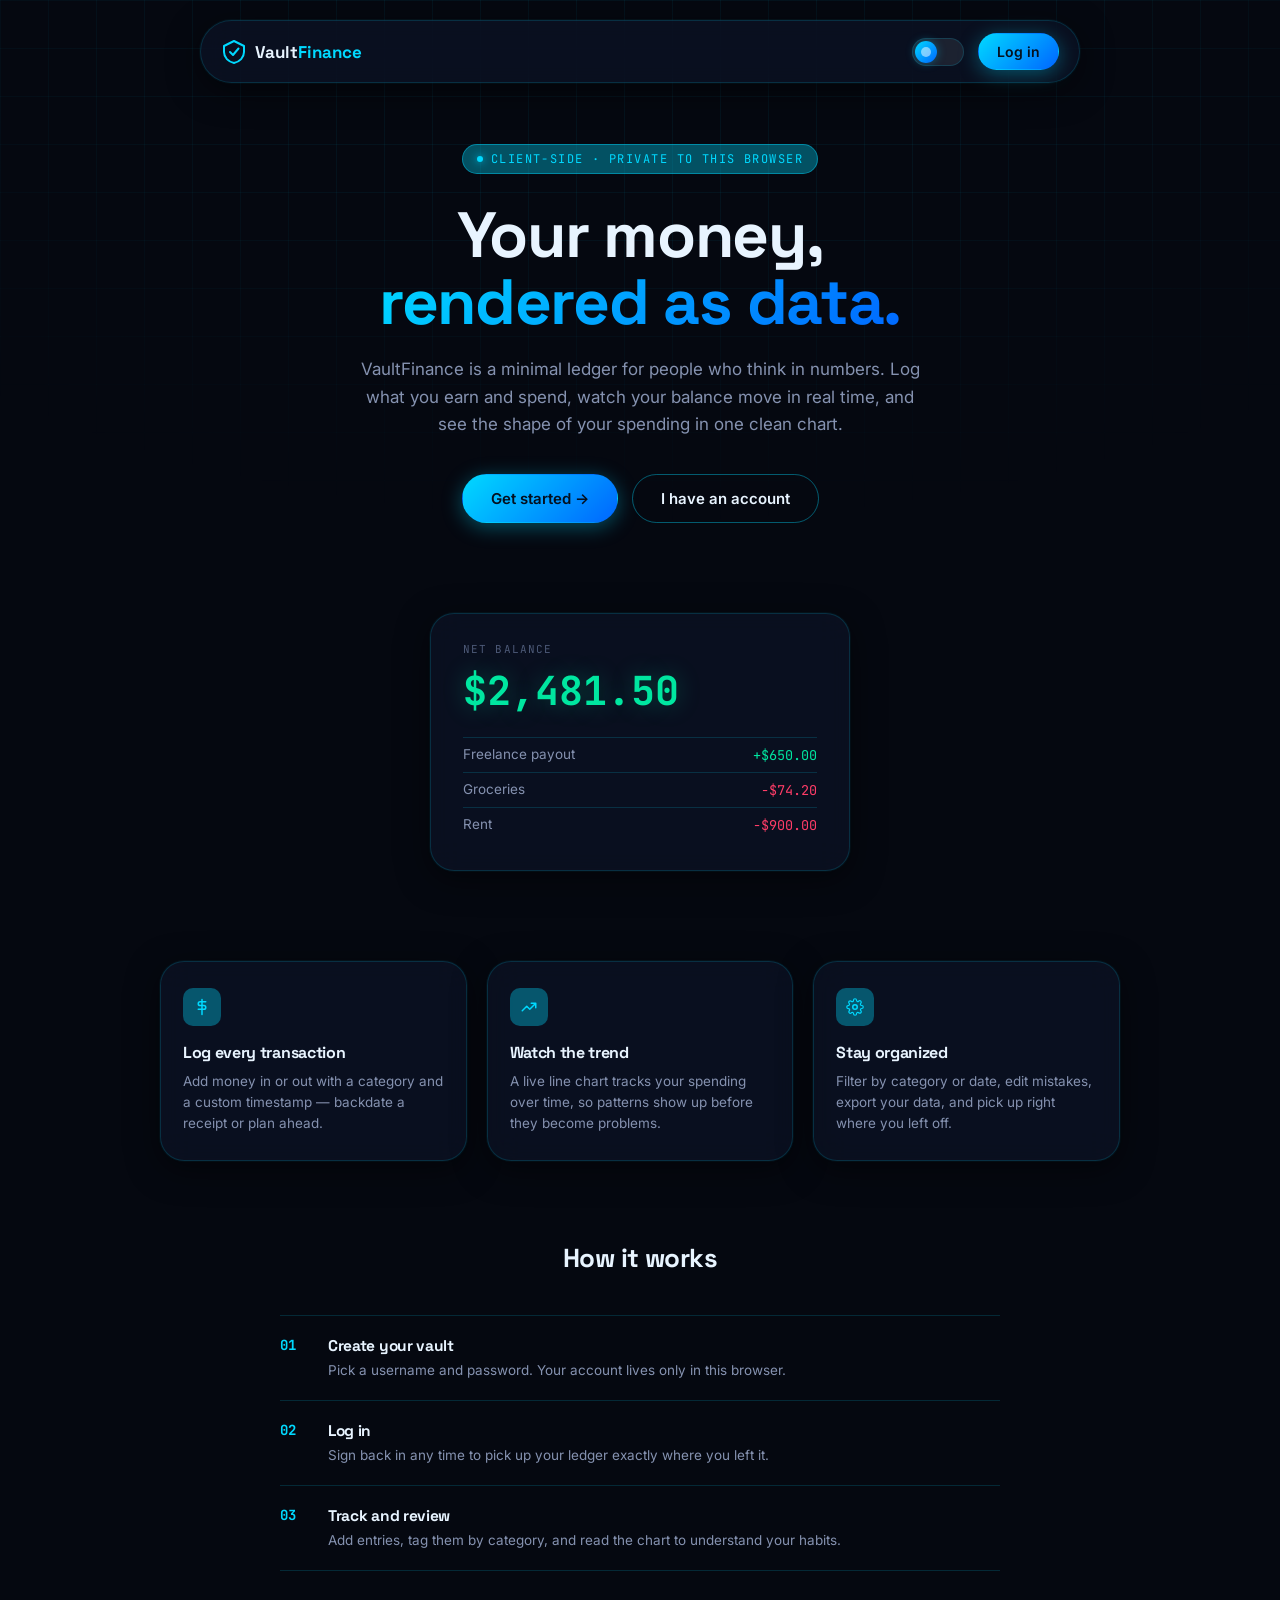
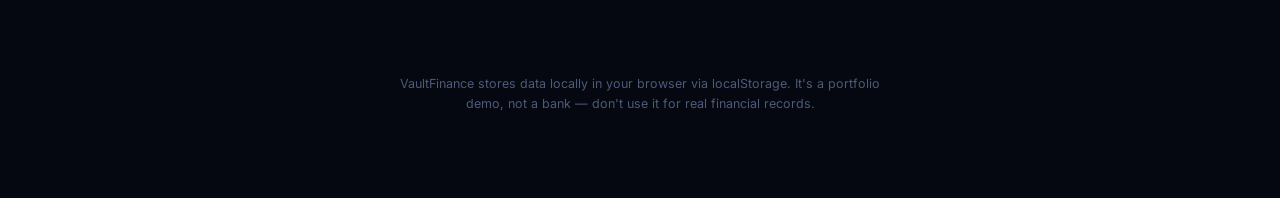
<file: index.html>
<!DOCTYPE html>
<html lang="en">
<head>
<meta charset="UTF-8">
<meta name="viewport" content="width=device-width, initial-scale=1.0">
<title>VaultFinance — Track money like it's data</title>
<link rel="stylesheet" href="assets/style.css">
<style>
  .vf-hero {
    max-width: 780px;
    text-align: center;
    padding-top: 40px;
  }

  .vf-eyebrow {
    display: inline-flex;
    align-items: center;
    gap: 8px;
    font-family: var(--font-mono);
    font-size: 12px;
    letter-spacing: 0.12em;
    text-transform: uppercase;
    color: var(--accent);
    background: var(--accent-glow);
    border: 1px solid var(--border-strong);
    padding: 6px 14px;
    border-radius: 999px;
    margin-bottom: 28px;
  }

  .vf-eyebrow-dot {
    width: 6px;
    height: 6px;
    border-radius: 50%;
    background: var(--accent);
    box-shadow: 0 0 8px var(--accent);
    animation: vf-pulse 1.8s ease-in-out infinite;
  }

  @keyframes vf-pulse {
    0%, 100% { opacity: 1; }
    50% { opacity: 0.35; }
  }

  .vf-hero h1 {
    font-size: clamp(38px, 6vw, 64px);
    line-height: 1.05;
    margin-bottom: 20px;
  }

  .vf-hero h1 .vf-grad {
    background: linear-gradient(135deg, var(--accent), var(--accent-2));
    -webkit-background-clip: text;
    background-clip: text;
    color: transparent;
  }

  .vf-hero p {
    font-size: 17px;
    color: var(--text-dim);
    line-height: 1.6;
    max-width: 560px;
    margin: 0 auto 36px;
  }

  .vf-hero-actions {
    display: flex;
    justify-content: center;
    gap: 14px;
    flex-wrap: wrap;
    margin-bottom: 90px;
  }

  /* Live readout mock — the signature element */
  .vf-readout {
    width: 100%;
    max-width: 420px;
    margin: 0 auto 90px;
    padding: 28px 32px;
    text-align: left;
  }

  .vf-readout-label {
    font-family: var(--font-mono);
    font-size: 11px;
    letter-spacing: 0.1em;
    text-transform: uppercase;
    color: var(--text-faint);
    margin-bottom: 8px;
  }

  .vf-readout-value {
    font-family: var(--font-mono);
    font-size: 40px;
    font-weight: 700;
    color: var(--emerald);
    text-shadow: 0 0 24px var(--emerald-glow);
    margin-bottom: 20px;
  }

  .vf-readout-row {
    display: flex;
    justify-content: space-between;
    padding: 8px 0;
    border-top: 1px solid var(--border);
    font-size: 13.5px;
  }

  .vf-readout-row span:first-child { color: var(--text-dim); }
  .vf-readout-row .vf-in { color: var(--emerald); font-family: var(--font-mono); }
  .vf-readout-row .vf-out { color: var(--rose); font-family: var(--font-mono); }

  /* Feature grid */
  .vf-features {
    width: 100%;
    max-width: 960px;
    display: grid;
    grid-template-columns: repeat(3, 1fr);
    gap: 20px;
    margin-bottom: 80px;
  }

  .vf-feature-card {
    padding: 26px 22px;
    text-align: left;
  }

  .vf-feature-icon {
    width: 38px;
    height: 38px;
    border-radius: 10px;
    background: var(--accent-glow);
    display: flex;
    align-items: center;
    justify-content: center;
    color: var(--accent);
    margin-bottom: 16px;
  }

  .vf-feature-card h3 {
    font-size: 16px;
    margin-bottom: 8px;
  }

  .vf-feature-card p {
    font-size: 13.5px;
    color: var(--text-dim);
    line-height: 1.55;
    margin: 0;
  }

  /* How it works */
  .vf-steps {
    width: 100%;
    max-width: 720px;
    margin-bottom: 90px;
  }

  .vf-steps h2 {
    text-align: center;
    font-size: 26px;
    margin-bottom: 40px;
  }

  .vf-step-list {
    display: flex;
    flex-direction: column;
    gap: 0;
  }

  .vf-step {
    display: flex;
    gap: 20px;
    padding: 20px 0;
    border-top: 1px solid var(--border);
  }

  .vf-step:last-child { border-bottom: 1px solid var(--border); }

  .vf-step-num {
    font-family: var(--font-mono);
    color: var(--accent);
    font-size: 14px;
    font-weight: 700;
    flex-shrink: 0;
    width: 28px;
  }

  .vf-step-body h4 {
    font-size: 15.5px;
    margin-bottom: 4px;
  }

  .vf-step-body p {
    font-size: 13.5px;
    color: var(--text-dim);
    margin: 0;
    line-height: 1.5;
  }

  .vf-footer-note {
    font-size: 12.5px;
    color: var(--text-faint);
    max-width: 480px;
    text-align: center;
    margin-bottom: 20px;
    line-height: 1.6;
  }

  @media (max-width: 760px) {
    .vf-features { grid-template-columns: 1fr; }
  }
</style>
</head>
<body>

<div id="vf-nav-root"></div>

<main class="vf-page">
  <section class="vf-hero">
    <span class="vf-eyebrow"><span class="vf-eyebrow-dot"></span> Client-side · Private to this browser</span>
    <h1>Your money,<br><span class="vf-grad">rendered as data.</span></h1>
    <p>VaultFinance is a minimal ledger for people who think in numbers. Log what you earn and spend, watch your balance move in real time, and see the shape of your spending in one clean chart.</p>
    <div class="vf-hero-actions">
      <a href="signup.html" class="vf-btn vf-btn-primary vf-btn-lg">Get started →</a>
      <a href="signin.html" class="vf-btn vf-btn-ghost vf-btn-lg">I have an account</a>
    </div>
  </section>

  <div class="vf-readout vf-panel">
    <div class="vf-readout-label">Net balance</div>
    <div class="vf-readout-value">$2,481.50</div>
    <div class="vf-readout-row"><span>Freelance payout</span><span class="vf-in">+$650.00</span></div>
    <div class="vf-readout-row"><span>Groceries</span><span class="vf-out">−$74.20</span></div>
    <div class="vf-readout-row"><span>Rent</span><span class="vf-out">−$900.00</span></div>
  </div>

  <section class="vf-features">
    <div class="vf-feature-card vf-panel">
      <div class="vf-feature-icon">
        <svg width="18" height="18" viewBox="0 0 24 24" fill="none"><path d="M12 2V22M17 5H9.5C8.11929 5 7 6.11929 7 7.5C7 8.88071 8.11929 10 9.5 10H14.5C15.8807 10 17 11.1193 17 12.5C17 13.8807 15.8807 15 14.5 15H7" stroke="currentColor" stroke-width="2" stroke-linecap="round"/></svg>
      </div>
      <h3>Log every transaction</h3>
      <p>Add money in or out with a category and a custom timestamp — backdate a receipt or plan ahead.</p>
    </div>
    <div class="vf-feature-card vf-panel">
      <div class="vf-feature-icon">
        <svg width="18" height="18" viewBox="0 0 24 24" fill="none"><path d="M3 17L9 11L13 15L21 7M21 7H15M21 7V13" stroke="currentColor" stroke-width="2" stroke-linecap="round" stroke-linejoin="round"/></svg>
      </div>
      <h3>Watch the trend</h3>
      <p>A live line chart tracks your spending over time, so patterns show up before they become problems.</p>
    </div>
    <div class="vf-feature-card vf-panel">
      <div class="vf-feature-icon">
        <svg width="18" height="18" viewBox="0 0 24 24" fill="none"><path d="M12 15C13.6569 15 15 13.6569 15 12C15 10.3431 13.6569 9 12 9C10.3431 9 9 10.3431 9 12C9 13.6569 10.3431 15 12 15Z" stroke="currentColor" stroke-width="2"/><path d="M19.4 15a1.65 1.65 0 00.33 1.82l.06.06a2 2 0 11-2.83 2.83l-.06-.06a1.65 1.65 0 00-1.82-.33 1.65 1.65 0 00-1 1.51V21a2 2 0 11-4 0v-.09A1.65 1.65 0 009.1 19.4a1.65 1.65 0 00-1.82.33l-.06.06a2 2 0 11-2.83-2.83l.06-.06a1.65 1.65 0 00.33-1.82 1.65 1.65 0 00-1.51-1H3a2 2 0 110-4h.09A1.65 1.65 0 004.6 9.1a1.65 1.65 0 00-.33-1.82l-.06-.06a2 2 0 112.83-2.83l.06.06a1.65 1.65 0 001.82.33H9a1.65 1.65 0 001-1.51V3a2 2 0 114 0v.09a1.65 1.65 0 001 1.51 1.65 1.65 0 001.82-.33l.06-.06a2 2 0 112.83 2.83l-.06.06a1.65 1.65 0 00-.33 1.82V9a1.65 1.65 0 001.51 1H21a2 2 0 110 4h-.09a1.65 1.65 0 00-1.51 1z" stroke="currentColor" stroke-width="1.6"/></svg>
      </div>
      <h3>Stay organized</h3>
      <p>Filter by category or date, edit mistakes, export your data, and pick up right where you left off.</p>
    </div>
  </section>

  <section class="vf-steps">
    <h2>How it works</h2>
    <div class="vf-step-list">
      <div class="vf-step">
        <span class="vf-step-num mono">01</span>
        <div class="vf-step-body">
          <h4>Create your vault</h4>
          <p>Pick a username and password. Your account lives only in this browser.</p>
        </div>
      </div>
      <div class="vf-step">
        <span class="vf-step-num mono">02</span>
        <div class="vf-step-body">
          <h4>Log in</h4>
          <p>Sign back in any time to pick up your ledger exactly where you left it.</p>
        </div>
      </div>
      <div class="vf-step">
        <span class="vf-step-num mono">03</span>
        <div class="vf-step-body">
          <h4>Track and review</h4>
          <p>Add entries, tag them by category, and read the chart to understand your habits.</p>
        </div>
      </div>
    </div>
  </section>

  <p class="vf-footer-note">VaultFinance stores data locally in your browser via localStorage. It's a portfolio demo, not a bank — don't use it for real financial records.</p>
</main>

<script src="assets/core.js"></script>
</body>
</html>
</file>
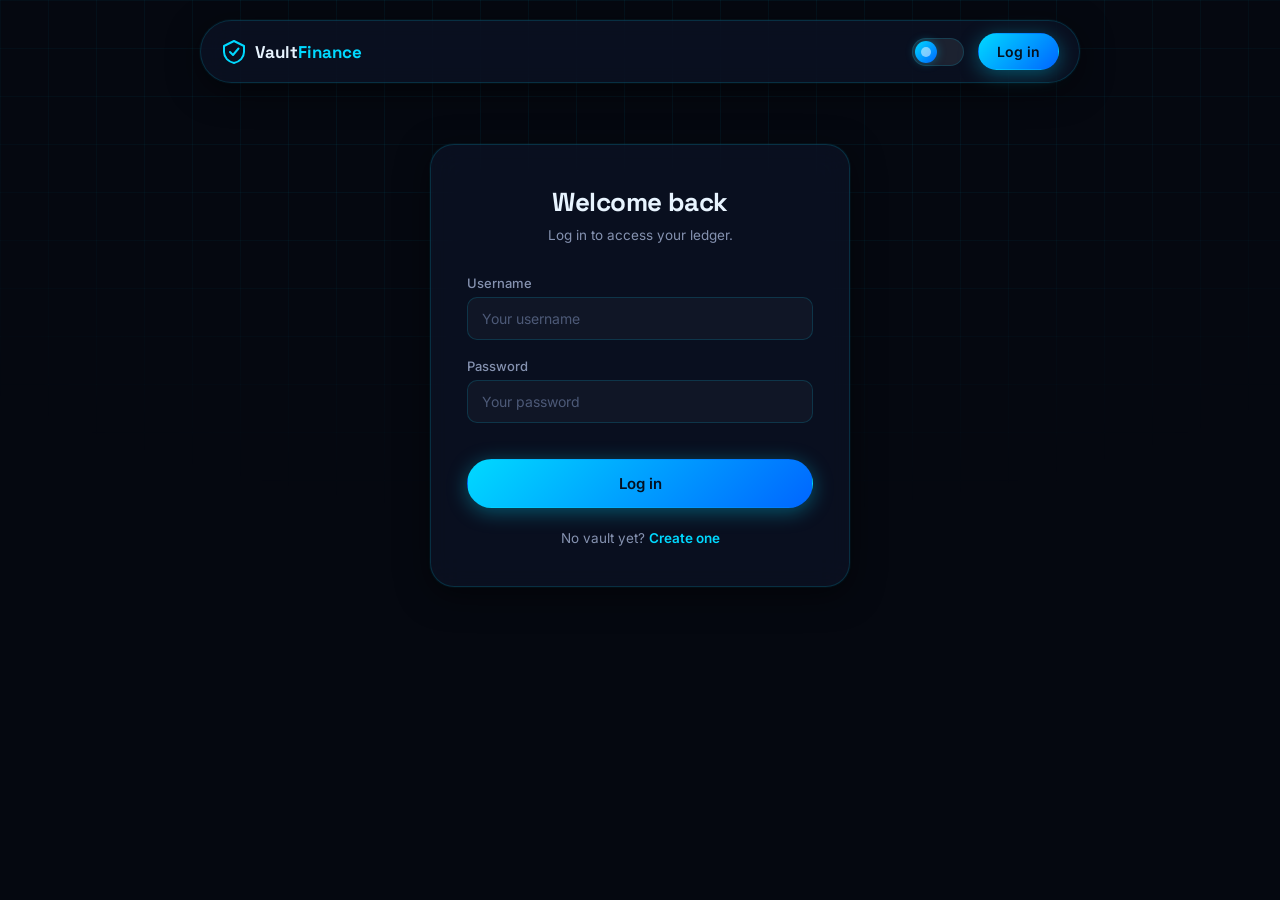
<file: app.html>
<!DOCTYPE html>
<html lang="en">
<head>
<meta charset="UTF-8">
<meta name="viewport" content="width=device-width, initial-scale=1.0">
<title>Your Ledger — VaultFinance</title>
<link rel="stylesheet" href="assets/style.css">
<style>
  .vf-app-wrap {
    width: 100%;
    max-width: 920px;
  }

  .vf-app-head {
    display: flex;
    justify-content: space-between;
    align-items: flex-end;
    margin-bottom: 28px;
    flex-wrap: wrap;
    gap: 12px;
  }

  .vf-app-head h1 { font-size: 24px; }
  .vf-app-head p { color: var(--text-dim); font-size: 13.5px; margin: 4px 0 0; }

  /* Balance readout */
  .vf-balance-panel {
    padding: 32px;
    text-align: center;
    margin-bottom: 24px;
  }

  .vf-balance-label {
    font-family: var(--font-mono);
    font-size: 11px;
    letter-spacing: 0.1em;
    text-transform: uppercase;
    color: var(--text-faint);
    margin-bottom: 10px;
  }

  .vf-balance-value {
    font-family: var(--font-mono);
    font-size: 48px;
    font-weight: 700;
    color: var(--emerald);
    text-shadow: 0 0 28px var(--emerald-glow);
    transition: color 0.3s ease;
  }

  .vf-balance-value.is-negative {
    color: var(--rose);
    text-shadow: 0 0 28px var(--rose-glow);
  }

  .vf-balance-stats {
    display: flex;
    justify-content: center;
    gap: 32px;
    margin-top: 18px;
    font-size: 13px;
  }

  .vf-balance-stats span { color: var(--text-dim); }
  .vf-balance-stats strong { font-family: var(--font-mono); display: block; font-size: 16px; margin-top: 2px; }
  .vf-stat-in strong { color: var(--emerald); }
  .vf-stat-out strong { color: var(--rose); }

  /* Two column layout: form + chart */
  .vf-grid-2 {
    display: grid;
    grid-template-columns: 1fr 1.15fr;
    gap: 20px;
    margin-bottom: 24px;
  }

  .vf-panel-pad { padding: 26px; }

  .vf-panel-pad h3 {
    font-size: 15px;
    margin-bottom: 18px;
    display: flex;
    align-items: center;
    gap: 8px;
  }

  .vf-row-2 { display: grid; grid-template-columns: 1fr 1fr; gap: 12px; }

  .vf-entry-actions { display: flex; gap: 10px; }

  #chart-canvas-wrap { position: relative; height: 220px; }

  /* History */
  .vf-history-panel { padding: 26px; }

  .vf-history-head {
    display: flex;
    justify-content: space-between;
    align-items: center;
    flex-wrap: wrap;
    gap: 12px;
    margin-bottom: 18px;
  }

  .vf-filters {
    display: flex;
    gap: 10px;
    flex-wrap: wrap;
    flex: 1;
  }

  .vf-filters .vf-input, .vf-filters .vf-select {
    padding: 9px 12px;
    font-size: 13px;
    width: auto;
  }

  #search-input { min-width: 160px; flex: 1; }

  .vf-tx-item {
    display: flex;
    justify-content: space-between;
    align-items: center;
    padding: 14px 4px;
    border-top: 1px solid var(--border);
    gap: 12px;
  }

  .vf-tx-item:first-child { border-top: none; }

  .vf-tx-left { display: flex; align-items: center; gap: 12px; min-width: 0; }

  .vf-tx-cat-dot {
    width: 8px;
    height: 8px;
    border-radius: 50%;
    flex-shrink: 0;
  }

  .vf-tx-info { min-width: 0; }
  .vf-tx-info p { margin: 0; font-size: 14.5px; font-weight: 500; white-space: nowrap; overflow: hidden; text-overflow: ellipsis; }
  .vf-tx-meta { font-size: 12px; color: var(--text-faint); margin-top: 2px; }
  .vf-tx-meta .vf-cat-tag {
    color: var(--accent);
    background: var(--accent-glow);
    padding: 1px 8px;
    border-radius: 6px;
    font-size: 11px;
    margin-right: 6px;
  }

  .vf-tx-right { display: flex; align-items: center; gap: 14px; flex-shrink: 0; }

  .vf-tx-amt { font-family: var(--font-mono); font-weight: 700; font-size: 15px; white-space: nowrap; }
  .vf-tx-amt.pos { color: var(--emerald); }
  .vf-tx-amt.neg { color: var(--rose); }

  .vf-icon-btn {
    background: none;
    border: none;
    cursor: pointer;
    color: var(--text-faint);
    padding: 4px;
    display: flex;
    border-radius: 6px;
    transition: color 0.2s ease, background-color 0.2s ease;
  }
  .vf-icon-btn:hover { color: var(--accent); background: var(--accent-glow); }
  .vf-icon-btn.vf-danger:hover { color: var(--rose); background: var(--rose-glow); }

  .vf-history-footer {
    display: flex;
    justify-content: flex-end;
    gap: 10px;
    margin-top: 18px;
    padding-top: 16px;
    border-top: 1px solid var(--border);
  }

  /* Edit modal */
  .vf-modal-overlay {
    position: fixed;
    inset: 0;
    background: rgba(2, 5, 15, 0.7);
    backdrop-filter: blur(4px);
    display: none;
    align-items: center;
    justify-content: center;
    z-index: 200;
    padding: 20px;
  }
  .vf-modal-overlay.is-open { display: flex; }

  .vf-modal {
    width: 100%;
    max-width: 400px;
    padding: 30px;
  }

  .vf-modal h3 { margin-bottom: 20px; }
  .vf-modal-actions { display: flex; gap: 10px; margin-top: 6px; }

  @media (max-width: 760px) {
    .vf-grid-2 { grid-template-columns: 1fr; }
    .vf-balance-value { font-size: 38px; }
  }
</style>
</head>
<body>

<div id="vf-nav-root"></div>

<main class="vf-page">
  <div class="vf-app-wrap">
    <div class="vf-app-head">
      <div>
        <h1 id="greeting">Your ledger</h1>
        <p>Every entry, tracked and charted in one place.</p>
      </div>
    </div>

    <!-- Balance -->
    <section class="vf-balance-panel vf-panel">
      <div class="vf-balance-label">Net balance</div>
      <div class="vf-balance-value" id="balance-value">$0.00</div>
      <div class="vf-balance-stats">
        <div class="vf-stat-in"><span>Total in</span><strong id="stat-in">$0.00</strong></div>
        <div class="vf-stat-out"><span>Total out</span><strong id="stat-out">$0.00</strong></div>
        <div><span>Entries</span><strong id="stat-count" style="color:var(--text)">0</strong></div>
      </div>
    </section>

    <div class="vf-grid-2">
      <!-- Add entry form -->
      <section class="vf-panel vf-panel-pad">
        <h3>➕ New entry</h3>
        <form id="entry-form">
          <div class="vf-field">
            <label for="tx-desc">Reason</label>
            <input type="text" id="tx-desc" class="vf-input" placeholder="Salary, rent, coffee..." required>
          </div>

          <div class="vf-row-2">
            <div class="vf-field">
              <label for="tx-amt">Amount</label>
              <input type="number" id="tx-amt" class="vf-input" placeholder="0.00" step="0.01" min="0.01" required>
            </div>
            <div class="vf-field">
              <label for="tx-cat">Category</label>
              <select id="tx-cat" class="vf-select">
                <option value="Income">Income</option>
                <option value="Food">Food</option>
                <option value="Rent">Rent</option>
                <option value="Transport">Transport</option>
                <option value="Entertainment">Entertainment</option>
                <option value="Health">Health</option>
                <option value="Other">Other</option>
              </select>
            </div>
          </div>

          <div class="vf-field">
            <label for="tx-time">Date &amp; time</label>
            <input type="datetime-local" id="tx-time" class="vf-input" required>
          </div>

          <div class="vf-error-text" id="entry-error"></div>

          <div class="vf-entry-actions">
            <button type="button" onclick="submitEntry('in')" class="vf-btn vf-btn-primary vf-btn-block" style="background: linear-gradient(135deg, var(--emerald), #00a87d); box-shadow:0 4px 20px var(--emerald-glow); color:#04140f;">Earned</button>
            <button type="button" onclick="submitEntry('out')" class="vf-btn vf-btn-block" style="background: linear-gradient(135deg, var(--rose), #c81f4d); box-shadow:0 4px 20px var(--rose-glow); color:#1a0208;">Spent</button>
          </div>
        </form>
      </section>

      <!-- Chart -->
      <section class="vf-panel vf-panel-pad">
        <h3>📈 Expenses over time</h3>
        <div id="chart-canvas-wrap">
          <canvas id="expense-chart"></canvas>
        </div>
      </section>
    </div>

    <!-- History -->
    <section class="vf-panel vf-history-panel">
      <div class="vf-history-head">
        <div class="vf-filters">
          <input type="text" id="search-input" class="vf-input" placeholder="Search transactions...">
          <select id="filter-cat" class="vf-select" style="width:auto;">
            <option value="">All categories</option>
            <option value="Income">Income</option>
            <option value="Food">Food</option>
            <option value="Rent">Rent</option>
            <option value="Transport">Transport</option>
            <option value="Entertainment">Entertainment</option>
            <option value="Health">Health</option>
            <option value="Other">Other</option>
          </select>
          <select id="filter-type" class="vf-select" style="width:auto;">
            <option value="">In & out</option>
            <option value="in">Earned only</option>
            <option value="out">Spent only</option>
          </select>
        </div>
      </div>

      <div id="tx-list"></div>

      <div class="vf-history-footer">
        <button class="vf-btn vf-btn-ghost" onclick="exportData('csv')">Export CSV</button>
        <button class="vf-btn vf-btn-ghost" onclick="exportData('json')">Export JSON</button>
      </div>
    </section>
  </div>
</main>

<!-- Edit modal -->
<div class="vf-modal-overlay" id="edit-modal-overlay">
  <div class="vf-modal vf-panel">
    <h3>Edit entry</h3>
    <form id="edit-form">
      <input type="hidden" id="edit-id">
      <div class="vf-field">
        <label for="edit-desc">Reason</label>
        <input type="text" id="edit-desc" class="vf-input" required>
      </div>
      <div class="vf-row-2">
        <div class="vf-field">
          <label for="edit-amt">Amount</label>
          <input type="number" id="edit-amt" class="vf-input" step="0.01" required>
        </div>
        <div class="vf-field">
          <label for="edit-cat">Category</label>
          <select id="edit-cat" class="vf-select">
            <option value="Income">Income</option>
            <option value="Food">Food</option>
            <option value="Rent">Rent</option>
            <option value="Transport">Transport</option>
            <option value="Entertainment">Entertainment</option>
            <option value="Health">Health</option>
            <option value="Other">Other</option>
          </select>
        </div>
      </div>
      <div class="vf-field">
        <label for="edit-time">Date &amp; time</label>
        <input type="datetime-local" id="edit-time" class="vf-input" required>
      </div>
      <div class="vf-modal-actions">
        <button type="button" class="vf-btn vf-btn-ghost vf-btn-block" onclick="closeEditModal()">Cancel</button>
        <button type="submit" class="vf-btn vf-btn-primary vf-btn-block">Save changes</button>
      </div>
    </form>
  </div>
</div>

<script src="assets/core.js"></script>
<script>
  const session = VaultAuth.requireAuth();
  let allTx = [];
  let chart = null;

  const CAT_COLORS = {
    Income: '#00e6a0', Food: '#00d9ff', Rent: '#0066ff',
    Transport: '#a06bff', Entertainment: '#ff9d3d', Health: '#ff3d68', Other: '#8592b0'
  };

  if (session) {
    document.getElementById('greeting').textContent = `${session.username}'s ledger`;
    document.getElementById('tx-time').value = toLocalInputValue(new Date());
    loadTx();
  }

  function toLocalInputValue(date) {
    const off = date.getTimezoneOffset();
    const d = new Date(date.getTime() - off * 60000);
    return d.toISOString().slice(0, 16);
  }

  function loadTx() {
    allTx = VaultData.getAll(session.username);
    renderAll();
  }

  function submitEntry(type) {
    const desc = document.getElementById('tx-desc').value.trim();
    const amt = parseFloat(document.getElementById('tx-amt').value);
    const cat = document.getElementById('tx-cat').value;
    const time = document.getElementById('tx-time').value;
    const errorEl = document.getElementById('entry-error');
    errorEl.textContent = '';

    if (!desc || !amt || amt <= 0 || !time) {
      errorEl.textContent = 'Fill in a reason, a positive amount, and a date/time.';
      return;
    }

    VaultData.add(session.username, {
      desc,
      amt: type === 'out' ? -Math.abs(amt) : Math.abs(amt),
      cat,
      ts: new Date(time).toISOString(),
    });

    document.getElementById('tx-desc').value = '';
    document.getElementById('tx-amt').value = '';
    document.getElementById('tx-time').value = toLocalInputValue(new Date());

    VaultToast.show(type === 'in' ? 'Added to your earnings.' : 'Logged as spent.', 'success');
    loadTx();
  }

  function getFiltered() {
    const q = document.getElementById('search-input').value.toLowerCase();
    const cat = document.getElementById('filter-cat').value;
    const type = document.getElementById('filter-type').value;

    return allTx.filter(t => {
      if (q && !t.desc.toLowerCase().includes(q)) return false;
      if (cat && t.cat !== cat) return false;
      if (type === 'in' && t.amt < 0) return false;
      if (type === 'out' && t.amt >= 0) return false;
      return true;
    }).sort((a, b) => new Date(b.ts) - new Date(a.ts));
  }

  function renderAll() {
    renderBalance();
    renderList();
    renderChart();
  }

  function renderBalance() {
    let total = 0, totalIn = 0, totalOut = 0;
    allTx.forEach(t => {
      total += t.amt;
      if (t.amt > 0) totalIn += t.amt; else totalOut += Math.abs(t.amt);
    });
    const balEl = document.getElementById('balance-value');
    balEl.textContent = `$${total.toFixed(2)}`;
    balEl.classList.toggle('is-negative', total < 0);
    document.getElementById('stat-in').textContent = `$${totalIn.toFixed(2)}`;
    document.getElementById('stat-out').textContent = `$${totalOut.toFixed(2)}`;
    document.getElementById('stat-count').textContent = allTx.length;
  }

  function renderList() {
    const list = document.getElementById('tx-list');
    const filtered = getFiltered();

    if (allTx.length === 0) {
      list.innerHTML = `
        <div class="vf-empty">
          <div class="vf-empty-icon">🗃️</div>
          <h4>No entries yet</h4>
          <p>Add your first transaction above to start your ledger.</p>
        </div>`;
      return;
    }

    if (filtered.length === 0) {
      list.innerHTML = `
        <div class="vf-empty">
          <div class="vf-empty-icon">🔍</div>
          <h4>No matches</h4>
          <p>Try a different search term or clear your filters.</p>
        </div>`;
      return;
    }

    list.innerHTML = filtered.map(t => {
      const isPos = t.amt > 0;
      const dateStr = new Date(t.ts).toLocaleString(undefined, { dateStyle: 'medium', timeStyle: 'short' });
      return `
        <div class="vf-tx-item">
          <div class="vf-tx-left">
            <span class="vf-tx-cat-dot" style="background:${CAT_COLORS[t.cat] || '#8592b0'}"></span>
            <div class="vf-tx-info">
              <p>${escapeHtml(t.desc)}</p>
              <div class="vf-tx-meta"><span class="vf-cat-tag">${t.cat}</span>${dateStr}</div>
            </div>
          </div>
          <div class="vf-tx-right">
            <span class="vf-tx-amt ${isPos ? 'pos' : 'neg'}">${isPos ? '+' : '−'}$${Math.abs(t.amt).toFixed(2)}</span>
            <button class="vf-icon-btn" onclick="openEditModal('${t.id}')" aria-label="Edit entry" title="Edit">
              <svg width="16" height="16" viewBox="0 0 24 24" fill="none"><path d="M17 3a2.83 2.83 0 114 4L7.5 20.5 2 22l1.5-5.5L17 3z" stroke="currentColor" stroke-width="2" stroke-linecap="round" stroke-linejoin="round"/></svg>
            </button>
            <button class="vf-icon-btn vf-danger" onclick="deleteTx('${t.id}')" aria-label="Delete entry" title="Delete">
              <svg width="16" height="16" viewBox="0 0 24 24" fill="none"><path d="M3 6h18M8 6V4a2 2 0 012-2h4a2 2 0 012 2v2m3 0v14a2 2 0 01-2 2H7a2 2 0 01-2-2V6h14z" stroke="currentColor" stroke-width="2" stroke-linecap="round" stroke-linejoin="round"/></svg>
            </button>
          </div>
        </div>`;
    }).join('');
  }

  function escapeHtml(str) {
    const div = document.createElement('div');
    div.textContent = str;
    return div.innerHTML;
  }

  function deleteTx(id) {
    if (!confirm('Delete this entry? This cannot be undone.')) return;
    allTx = VaultData.remove(session.username, id);
    VaultToast.show('Entry deleted.', 'info');
    renderAll();
  }

  function openEditModal(id) {
    const tx = allTx.find(t => t.id === id);
    if (!tx) return;
    document.getElementById('edit-id').value = tx.id;
    document.getElementById('edit-desc').value = tx.desc;
    document.getElementById('edit-amt').value = Math.abs(tx.amt);
    document.getElementById('edit-cat').value = tx.cat;
    document.getElementById('edit-time').value = toLocalInputValue(new Date(tx.ts));
    document.getElementById('edit-modal-overlay').classList.add('is-open');
    document.getElementById('edit-modal-overlay').dataset.wasNegative = tx.amt < 0;
  }

  function closeEditModal() {
    document.getElementById('edit-modal-overlay').classList.remove('is-open');
  }

  document.getElementById('edit-form').addEventListener('submit', (e) => {
    e.preventDefault();
    const id = document.getElementById('edit-id').value;
    const wasNegative = document.getElementById('edit-modal-overlay').dataset.wasNegative === 'true';
    const amt = parseFloat(document.getElementById('edit-amt').value);

    allTx = VaultData.update(session.username, id, {
      desc: document.getElementById('edit-desc').value.trim(),
      amt: wasNegative ? -Math.abs(amt) : Math.abs(amt),
      cat: document.getElementById('edit-cat').value,
      ts: new Date(document.getElementById('edit-time').value).toISOString(),
    });

    closeEditModal();
    VaultToast.show('Entry updated.', 'success');
    renderAll();
  });

  ['search-input', 'filter-cat', 'filter-type'].forEach(id => {
    document.getElementById(id).addEventListener('input', renderList);
  });

  function exportData(format) {
    if (allTx.length === 0) {
      VaultToast.show('Nothing to export yet.', 'error');
      return;
    }
    let content, mime, filename;
    if (format === 'json') {
      content = JSON.stringify(allTx, null, 2);
      mime = 'application/json';
      filename = 'vaultfinance-export.json';
    } else {
      const header = 'Description,Amount,Category,DateTime\n';
      const rows = allTx.map(t => `"${t.desc.replace(/"/g, '""')}",${t.amt},${t.cat},${t.ts}`).join('\n');
      content = header + rows;
      mime = 'text/csv';
      filename = 'vaultfinance-export.csv';
    }
    const blob = new Blob([content], { type: mime });
    const url = URL.createObjectURL(blob);
    const a = document.createElement('a');
    a.href = url;
    a.download = filename;
    a.click();
    URL.revokeObjectURL(url);
    VaultToast.show(`Exported as ${format.toUpperCase()}.`, 'success');
  }

  /* ---- Lightweight canvas line chart (no external dependency) ---- */
  function renderChart() {
    const canvas = document.getElementById('expense-chart');
    const wrap = document.getElementById('chart-canvas-wrap');
    const ctx = canvas.getContext('2d');
    const dpr = window.devicePixelRatio || 1;
    const w = wrap.clientWidth, h = wrap.clientHeight;
    canvas.width = w * dpr;
    canvas.height = h * dpr;
    canvas.style.width = w + 'px';
    canvas.style.height = h + 'px';
    ctx.scale(dpr, dpr);
    ctx.clearRect(0, 0, w, h);

    const expenses = allTx.filter(t => t.amt < 0).sort((a, b) => new Date(a.ts) - new Date(b.ts));

    const styles = getComputedStyle(document.documentElement);
    const rose = styles.getPropertyValue('--rose').trim() || '#ff3d68';
    const textFaint = styles.getPropertyValue('--text-faint').trim() || '#4d5a78';
    const border = styles.getPropertyValue('--border').trim();

    if (expenses.length < 2) {
      ctx.fillStyle = textFaint;
      ctx.font = '13px Inter, sans-serif';
      ctx.textAlign = 'center';
      ctx.fillText('Add at least 2 expenses to see a trend', w / 2, h / 2);
      return;
    }

    // cumulative spend over time
    let running = 0;
    const points = expenses.map(t => {
      running += Math.abs(t.amt);
      return { x: new Date(t.ts).getTime(), y: running };
    });

    const padding = { top: 16, right: 16, bottom: 28, left: 50 };
    const chartW = w - padding.left - padding.right;
    const chartH = h - padding.top - padding.bottom;

    const minX = points[0].x, maxX = points[points.length - 1].x;
    const maxY = Math.max(...points.map(p => p.y));

    const xScale = (x) => padding.left + ((x - minX) / (maxX - minX || 1)) * chartW;
    const yScale = (y) => padding.top + chartH - (y / (maxY || 1)) * chartH;

    // gridlines
    ctx.strokeStyle = border;
    ctx.lineWidth = 1;
    for (let i = 0; i <= 3; i++) {
      const y = padding.top + (chartH / 3) * i;
      ctx.beginPath();
      ctx.moveTo(padding.left, y);
      ctx.lineTo(w - padding.right, y);
      ctx.stroke();
    }

    // y-axis labels
    ctx.fillStyle = textFaint;
    ctx.font = '11px JetBrains Mono, monospace';
    ctx.textAlign = 'right';
    for (let i = 0; i <= 3; i++) {
      const val = maxY - (maxY / 3) * i;
      const y = padding.top + (chartH / 3) * i;
      ctx.fillText('$' + val.toFixed(0), padding.left - 10, y + 4);
    }

    // line
    ctx.beginPath();
    points.forEach((p, i) => {
      const x = xScale(p.x), y = yScale(p.y);
      if (i === 0) ctx.moveTo(x, y); else ctx.lineTo(x, y);
    });
    ctx.strokeStyle = rose;
    ctx.lineWidth = 2.5;
    ctx.lineJoin = 'round';
    ctx.stroke();

    // gradient fill under line
    const grad = ctx.createLinearGradient(0, padding.top, 0, padding.top + chartH);
    grad.addColorStop(0, rose + '55');
    grad.addColorStop(1, rose + '00');
    ctx.lineTo(xScale(points[points.length - 1].x), padding.top + chartH);
    ctx.lineTo(xScale(points[0].x), padding.top + chartH);
    ctx.closePath();
    ctx.fillStyle = grad;
    ctx.fill();

    // points
    points.forEach(p => {
      ctx.beginPath();
      ctx.arc(xScale(p.x), yScale(p.y), 3, 0, Math.PI * 2);
      ctx.fillStyle = rose;
      ctx.fill();
    });

    // x-axis labels (first / last date)
    ctx.fillStyle = textFaint;
    ctx.font = '11px Inter, sans-serif';
    ctx.textAlign = 'left';
    ctx.fillText(new Date(minX).toLocaleDateString(undefined, { month: 'short', day: 'numeric' }), padding.left, h - 8);
    ctx.textAlign = 'right';
    ctx.fillText(new Date(maxX).toLocaleDateString(undefined, { month: 'short', day: 'numeric' }), w - padding.right, h - 8);
  }

  window.addEventListener('resize', () => renderChart());

  // Re-render chart when theme toggles (colors depend on CSS vars)
  const themeObserver = new MutationObserver(() => renderChart());
  themeObserver.observe(document.documentElement, { attributes: true, attributeFilter: ['data-theme'] });
</script>
</body>
</html>
</file>
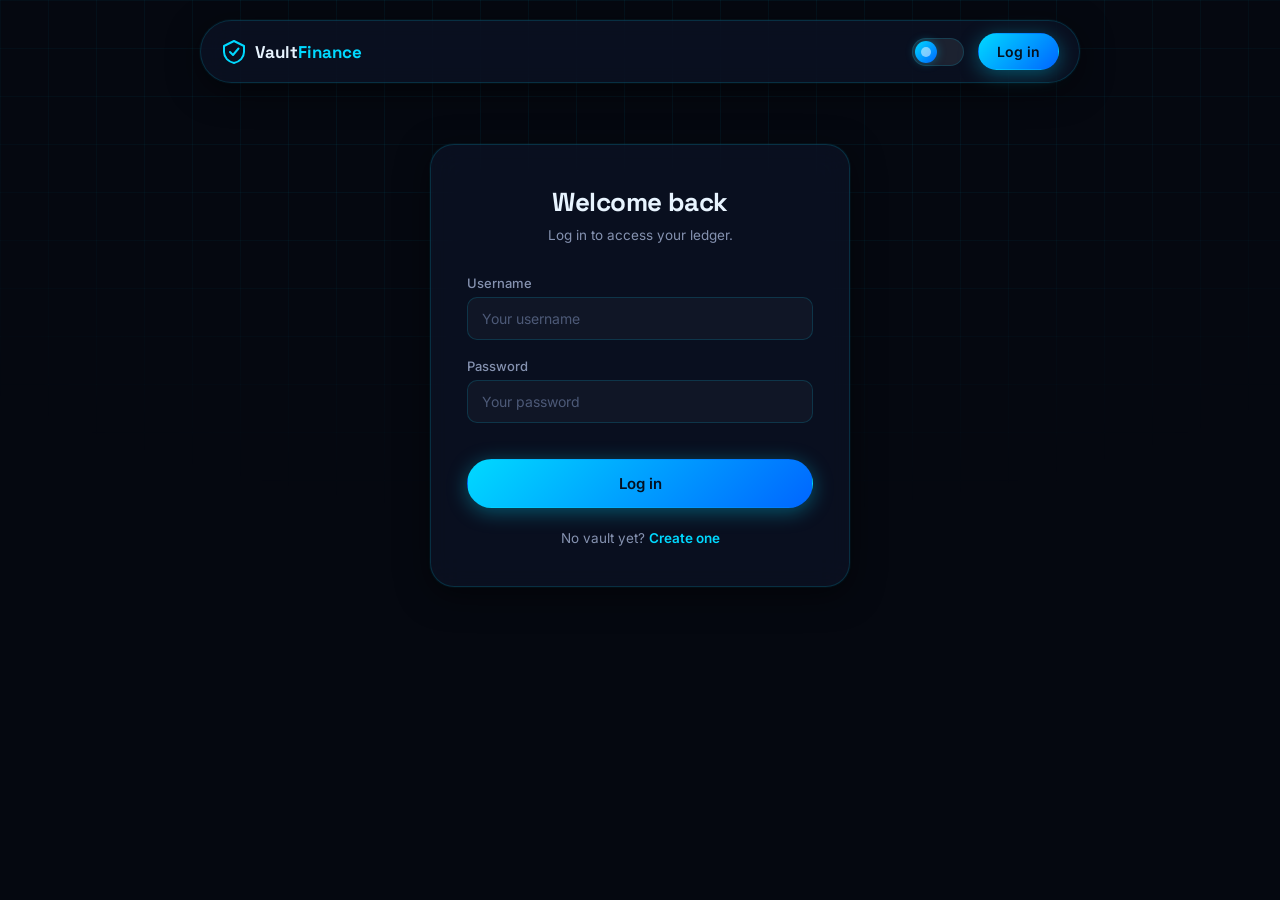
<file: signin.html>
<!DOCTYPE html>
<html lang="en">
<head>
<meta charset="UTF-8">
<meta name="viewport" content="width=device-width, initial-scale=1.0">
<title>Log in — VaultFinance</title>
<link rel="stylesheet" href="assets/style.css">
<style>
  .vf-auth-wrap {
    width: 100%;
    max-width: 420px;
    padding-top: 40px;
  }

  .vf-auth-card { padding: 40px 36px; }
  .vf-auth-head { text-align: center; margin-bottom: 32px; }
  .vf-auth-head h1 { font-size: 26px; margin-bottom: 8px; }
  .vf-auth-head p { font-size: 13.5px; color: var(--text-dim); margin: 0; }

  .vf-auth-switch {
    text-align: center;
    margin-top: 22px;
    font-size: 13.5px;
    color: var(--text-dim);
  }

  .vf-auth-switch a { color: var(--accent); font-weight: 600; }
  .vf-auth-switch a:hover { text-decoration: underline; }
</style>
</head>
<body>

<div id="vf-nav-root"></div>

<main class="vf-page">
  <div class="vf-auth-wrap">
    <div class="vf-auth-card vf-panel">
      <div class="vf-auth-head">
        <h1>Welcome back</h1>
        <p>Log in to access your ledger.</p>
      </div>

      <form id="signin-form" novalidate>
        <div class="vf-field">
          <label for="si-username">Username</label>
          <input type="text" id="si-username" class="vf-input" placeholder="Your username" autocomplete="username" required>
        </div>

        <div class="vf-field">
          <label for="si-password">Password</label>
          <input type="password" id="si-password" class="vf-input" placeholder="Your password" autocomplete="current-password" required>
        </div>

        <div class="vf-error-text" id="signin-error"></div>

        <button type="submit" class="vf-btn vf-btn-primary vf-btn-block vf-btn-lg">Log in</button>
      </form>

      <div class="vf-auth-switch">
        No vault yet? <a href="signup.html">Create one</a>
      </div>
    </div>
  </div>
</main>

<script src="assets/core.js"></script>
<script>
  document.getElementById('signin-form').addEventListener('submit', (e) => {
    e.preventDefault();
    const username = document.getElementById('si-username').value;
    const password = document.getElementById('si-password').value;
    const errorEl = document.getElementById('signin-error');
    errorEl.textContent = '';

    const result = VaultAuth.logIn(username, password);
    if (!result.ok) {
      errorEl.textContent = result.error;
      return;
    }

    VaultToast.show(`Welcome back, ${username}.`, 'success');
    setTimeout(() => (window.location.href = 'app.html'), 700);
  });
</script>
</body>
</html>
</file>
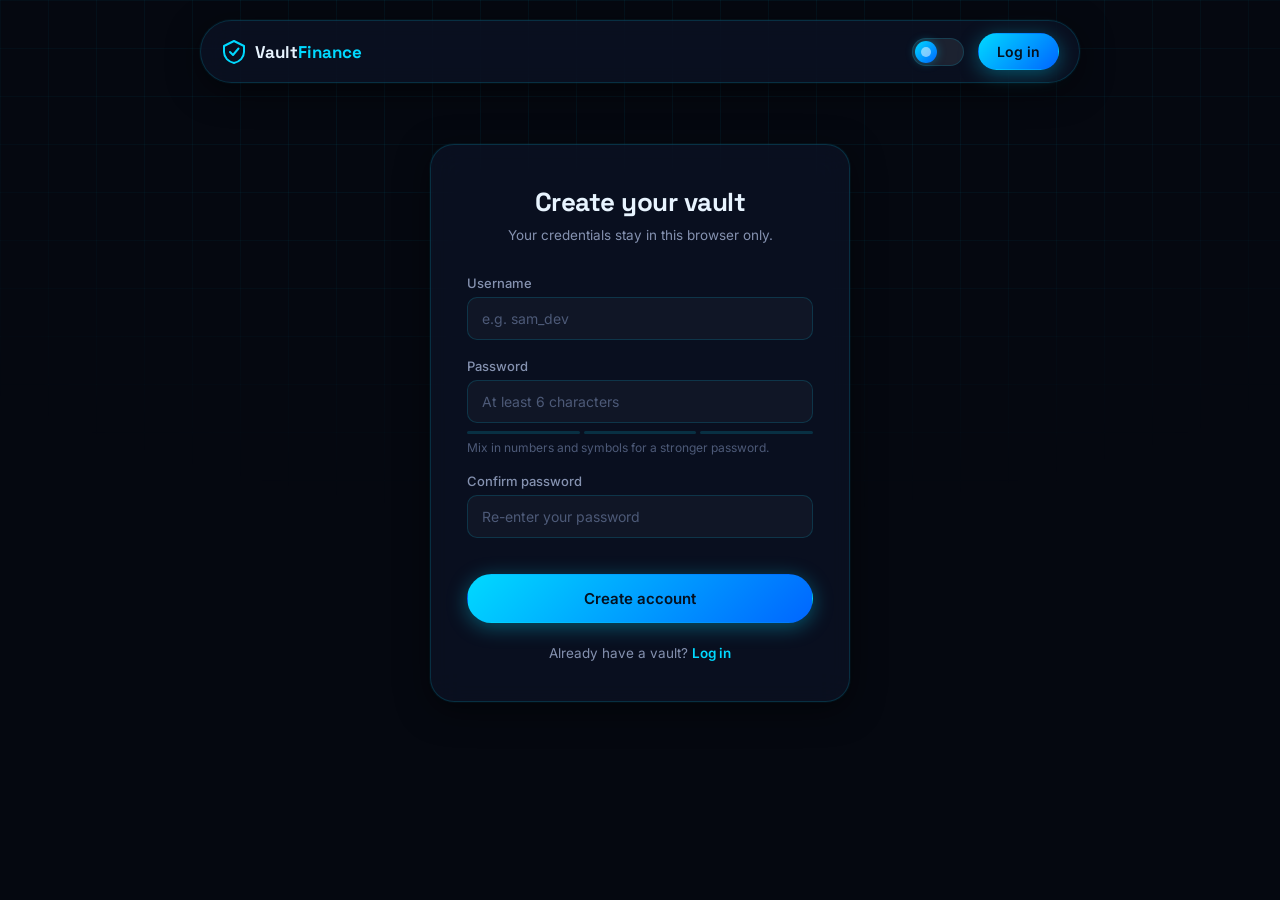
<file: signup.html>
<!DOCTYPE html>
<html lang="en">
<head>
<meta charset="UTF-8">
<meta name="viewport" content="width=device-width, initial-scale=1.0">
<title>Create your vault — VaultFinance</title>
<link rel="stylesheet" href="assets/style.css">
<style>
  .vf-auth-wrap {
    width: 100%;
    max-width: 420px;
    padding-top: 40px;
  }

  .vf-auth-card { padding: 40px 36px; }

  .vf-auth-head { text-align: center; margin-bottom: 32px; }

  .vf-auth-head h1 { font-size: 26px; margin-bottom: 8px; }
  .vf-auth-head p { font-size: 13.5px; color: var(--text-dim); margin: 0; }

  .vf-auth-switch {
    text-align: center;
    margin-top: 22px;
    font-size: 13.5px;
    color: var(--text-dim);
  }

  .vf-auth-switch a { color: var(--accent); font-weight: 600; }
  .vf-auth-switch a:hover { text-decoration: underline; }

  .vf-strength {
    display: flex;
    gap: 4px;
    margin-top: 8px;
  }

  .vf-strength-bar {
    height: 3px;
    flex: 1;
    border-radius: 2px;
    background: var(--border);
    transition: background-color 0.25s ease;
  }

  .vf-strength-hint {
    font-size: 12px;
    color: var(--text-faint);
    margin-top: 6px;
  }
</style>
</head>
<body>

<div id="vf-nav-root"></div>

<main class="vf-page">
  <div class="vf-auth-wrap">
    <div class="vf-auth-card vf-panel">
      <div class="vf-auth-head">
        <h1>Create your vault</h1>
        <p>Your credentials stay in this browser only.</p>
      </div>

      <form id="signup-form" novalidate>
        <div class="vf-field">
          <label for="su-username">Username</label>
          <input type="text" id="su-username" class="vf-input" placeholder="e.g. sam_dev" autocomplete="username" required>
        </div>

        <div class="vf-field">
          <label for="su-password">Password</label>
          <input type="password" id="su-password" class="vf-input" placeholder="At least 6 characters" autocomplete="new-password" required>
          <div class="vf-strength" id="strength-bars">
            <div class="vf-strength-bar"></div>
            <div class="vf-strength-bar"></div>
            <div class="vf-strength-bar"></div>
          </div>
          <div class="vf-strength-hint" id="strength-hint">Mix in numbers and symbols for a stronger password.</div>
        </div>

        <div class="vf-field">
          <label for="su-confirm">Confirm password</label>
          <input type="password" id="su-confirm" class="vf-input" placeholder="Re-enter your password" autocomplete="new-password" required>
        </div>

        <div class="vf-error-text" id="signup-error"></div>

        <button type="submit" class="vf-btn vf-btn-primary vf-btn-block vf-btn-lg">Create account</button>
      </form>

      <div class="vf-auth-switch">
        Already have a vault? <a href="signin.html">Log in</a>
      </div>
    </div>
  </div>
</main>

<script src="assets/core.js"></script>
<script>
  const passwordInput = document.getElementById('su-password');
  const bars = document.querySelectorAll('.vf-strength-bar');
  const hint = document.getElementById('strength-hint');

  function scorePassword(pw) {
    let score = 0;
    if (pw.length >= 6) score++;
    if (pw.length >= 10) score++;
    if (/[0-9]/.test(pw) && /[^a-zA-Z0-9]/.test(pw)) score++;
    return score;
  }

  passwordInput.addEventListener('input', () => {
    const score = scorePassword(passwordInput.value);
    const colors = ['var(--rose)', 'var(--accent)', 'var(--emerald)'];
    const labels = ['Weak — add length or symbols', 'Decent — a symbol or number helps', 'Strong password'];
    bars.forEach((bar, i) => {
      bar.style.background = i < score ? colors[Math.max(score - 1, 0)] : 'var(--border)';
    });
    hint.textContent = passwordInput.value ? labels[Math.max(score - 1, 0)] : 'Mix in numbers and symbols for a stronger password.';
  });

  document.getElementById('signup-form').addEventListener('submit', (e) => {
    e.preventDefault();
    const username = document.getElementById('su-username').value;
    const password = document.getElementById('su-password').value;
    const confirm = document.getElementById('su-confirm').value;
    const errorEl = document.getElementById('signup-error');
    errorEl.textContent = '';

    if (password !== confirm) {
      errorEl.textContent = 'Passwords do not match.';
      return;
    }

    const result = VaultAuth.signUp(username, password);
    if (!result.ok) {
      errorEl.textContent = result.error;
      return;
    }

    VaultToast.show('Vault created. Log in to continue.', 'success');
    setTimeout(() => (window.location.href = 'signin.html'), 900);
  });
</script>
</body>
</html>
</file>
<file: assets/style.css>
/* =========================================================================
   VAULTFINANCE — DESIGN SYSTEM
   Cyberpunk minimalist. Blue + black core, electric cyan signature accent.
   ========================================================================= */

@import url('https://fonts.googleapis.com/css2?family=Space+Grotesk:wght@500;600;700&family=Inter:wght@400;500;600&family=JetBrains+Mono:wght@400;500;700&display=swap');

:root {
  /* --- DARK THEME (default) --- */
  --bg: #050810;
  --bg-elevated: #0a0f1e;
  --panel: rgba(15, 22, 42, 0.55);
  --panel-solid: #0d1426;
  --border: rgba(0, 217, 255, 0.16);
  --border-strong: rgba(0, 217, 255, 0.4);
  --text: #e8f4ff;
  --text-dim: #8592b0;
  --text-faint: #4d5a78;

  --accent: #00d9ff;
  --accent-2: #0066ff;
  --accent-glow: rgba(0, 217, 255, 0.35);
  --rose: #ff3d68;
  --rose-glow: rgba(255, 61, 104, 0.35);
  --emerald: #00e6a0;
  --emerald-glow: rgba(0, 230, 160, 0.3);

  --shadow-float: 0 8px 32px rgba(0, 0, 0, 0.5), 0 0 0 1px rgba(0, 217, 255, 0.06);
  --radius: 16px;
  --radius-lg: 24px;

  --font-display: 'Space Grotesk', sans-serif;
  --font-body: 'Inter', sans-serif;
  --font-mono: 'JetBrains Mono', monospace;

  color-scheme: dark;
}

:root[data-theme="light"] {
  --bg: #eef2fb;
  --bg-elevated: #ffffff;
  --panel: rgba(255, 255, 255, 0.65);
  --panel-solid: #ffffff;
  --border: rgba(0, 102, 255, 0.16);
  --border-strong: rgba(0, 102, 255, 0.35);
  --text: #0b1330;
  --text-dim: #4b5875;
  --text-faint: #8a93ab;

  --accent: #0066ff;
  --accent-2: #00a8e8;
  --accent-glow: rgba(0, 102, 255, 0.22);
  --rose: #e0264f;
  --rose-glow: rgba(224, 38, 79, 0.2);
  --emerald: #00b287;
  --emerald-glow: rgba(0, 178, 135, 0.2);

  --shadow-float: 0 8px 32px rgba(20, 40, 90, 0.12), 0 0 0 1px rgba(0, 102, 255, 0.08);
  color-scheme: light;
}

* { box-sizing: border-box; }

html {
  scroll-behavior: smooth;
}

body {
  margin: 0;
  min-height: 100vh;
  background: var(--bg);
  color: var(--text);
  font-family: var(--font-body);
  transition: background-color 0.4s ease, color 0.4s ease;
  position: relative;
  overflow-x: hidden;
}

/* Ambient cyberpunk grid backdrop */
body::before {
  content: "";
  position: fixed;
  inset: 0;
  background-image:
    linear-gradient(var(--border) 1px, transparent 1px),
    linear-gradient(90deg, var(--border) 1px, transparent 1px);
  background-size: 48px 48px;
  opacity: 0.35;
  mask-image: radial-gradient(ellipse 80% 60% at 50% 0%, black 40%, transparent 100%);
  pointer-events: none;
  z-index: 0;
  transition: opacity 0.4s ease;
}

:root[data-theme="light"] body::before {
  opacity: 0.5;
}

h1, h2, h3, h4 {
  font-family: var(--font-display);
  letter-spacing: -0.02em;
  margin: 0;
}

.mono { font-family: var(--font-mono); }

a { color: inherit; text-decoration: none; }

::selection {
  background: var(--accent-glow);
  color: var(--text);
}

/* focus visibility, kept even amid the glow aesthetic */
a:focus-visible, button:focus-visible, input:focus-visible, select:focus-visible {
  outline: 2px solid var(--accent);
  outline-offset: 2px;
}

@media (prefers-reduced-motion: reduce) {
  *, *::before, *::after {
    animation-duration: 0.001ms !important;
    transition-duration: 0.001ms !important;
  }
}

/* -------------------------------------------------------------------------
   LAYOUT SHELL
   ------------------------------------------------------------------------- */
.vf-page {
  position: relative;
  z-index: 1;
  min-height: 100vh;
  padding: 104px 20px 64px;
  display: flex;
  flex-direction: column;
  align-items: center;
}

/* -------------------------------------------------------------------------
   FLOATING NAV BAR
   ------------------------------------------------------------------------- */
#vf-nav-root {
  position: fixed;
  top: 20px;
  left: 0;
  right: 0;
  z-index: 100;
  display: flex;
  justify-content: center;
  padding: 0 16px;
}

.vf-nav {
  width: 100%;
  max-width: 880px;
  display: flex;
  align-items: center;
  justify-content: space-between;
  padding: 12px 20px;
  border-radius: 999px;
  background: var(--panel);
  backdrop-filter: blur(16px) saturate(140%);
  -webkit-backdrop-filter: blur(16px) saturate(140%);
  border: 1px solid var(--border);
  box-shadow: var(--shadow-float);
  transition: background-color 0.4s ease, border-color 0.4s ease;
}

.vf-nav-logo {
  display: flex;
  align-items: center;
  gap: 8px;
  font-family: var(--font-display);
  font-weight: 700;
  font-size: 17px;
  color: var(--text);
}

.vf-nav-logo svg { color: var(--accent); flex-shrink: 0; }
.vf-nav-logo em { color: var(--accent); font-style: normal; }

.vf-nav-actions {
  display: flex;
  align-items: center;
  gap: 14px;
}

/* Theme switch */
.vf-theme-switch {
  background: none;
  border: none;
  padding: 0;
  cursor: pointer;
}

.vf-theme-switch-track {
  display: block;
  width: 52px;
  height: 28px;
  border-radius: 999px;
  background: rgba(255, 255, 255, 0.08);
  border: 1px solid var(--border);
  position: relative;
  transition: background-color 0.35s ease, border-color 0.35s ease;
}

:root[data-theme="light"] .vf-theme-switch-track {
  background: rgba(0, 102, 255, 0.08);
}

.vf-theme-switch-thumb {
  position: absolute;
  top: 2px;
  left: 2px;
  width: 22px;
  height: 22px;
  border-radius: 50%;
  background: linear-gradient(135deg, var(--accent), var(--accent-2));
  box-shadow: 0 0 10px var(--accent-glow);
  transition: transform 0.35s cubic-bezier(0.65, 0, 0.35, 1);
}

.vf-theme-switch.is-light .vf-theme-switch-thumb {
  transform: translateX(24px);
}

.vf-theme-switch-thumb::after {
  content: "";
  position: absolute;
  inset: 6px;
  border-radius: 50%;
  background: rgba(255, 255, 255, 0.5);
}

/* Buttons */
.vf-btn {
  font-family: var(--font-body);
  font-weight: 600;
  font-size: 14px;
  padding: 9px 18px;
  border-radius: 999px;
  border: 1px solid transparent;
  cursor: pointer;
  transition: transform 0.2s ease, box-shadow 0.2s ease, background-color 0.2s ease, border-color 0.2s ease;
  display: inline-flex;
  align-items: center;
  gap: 6px;
}

.vf-btn:hover { transform: translateY(-1px); }
.vf-btn:active { transform: translateY(0); }

.vf-btn-primary {
  background: linear-gradient(135deg, var(--accent), var(--accent-2));
  color: #04101f;
  box-shadow: 0 4px 20px var(--accent-glow);
}
.vf-btn-primary:hover { box-shadow: 0 6px 28px var(--accent-glow); }

.vf-btn-ghost {
  background: transparent;
  color: var(--text);
  border-color: var(--border-strong);
}
.vf-btn-ghost:hover { background: rgba(255, 255, 255, 0.05); border-color: var(--accent); }

.vf-btn-danger {
  background: transparent;
  color: var(--rose);
  border-color: var(--rose);
}
.vf-btn-danger:hover { background: var(--rose-glow); }

.vf-btn-block { width: 100%; justify-content: center; }
.vf-btn-lg { padding: 14px 28px; font-size: 15px; }

/* -------------------------------------------------------------------------
   GLASS PANEL
   ------------------------------------------------------------------------- */
.vf-panel {
  background: var(--panel);
  backdrop-filter: blur(16px) saturate(140%);
  -webkit-backdrop-filter: blur(16px) saturate(140%);
  border: 1px solid var(--border);
  border-radius: var(--radius-lg);
  box-shadow: var(--shadow-float);
  transition: background-color 0.4s ease, border-color 0.4s ease;
}

/* -------------------------------------------------------------------------
   FORM CONTROLS
   ------------------------------------------------------------------------- */
.vf-field { margin-bottom: 18px; text-align: left; }

.vf-field label {
  display: block;
  font-size: 13px;
  font-weight: 500;
  color: var(--text-dim);
  margin-bottom: 6px;
}

.vf-input, .vf-select {
  width: 100%;
  padding: 12px 14px;
  border-radius: 10px;
  background: rgba(255, 255, 255, 0.03);
  border: 1px solid var(--border);
  color: var(--text);
  font-family: var(--font-body);
  font-size: 14px;
  transition: border-color 0.2s ease, box-shadow 0.2s ease;
}

:root[data-theme="light"] .vf-input,
:root[data-theme="light"] .vf-select {
  background: rgba(0, 20, 60, 0.03);
}

.vf-input:focus, .vf-select:focus {
  outline: none;
  border-color: var(--accent);
  box-shadow: 0 0 0 3px var(--accent-glow);
}

.vf-input::placeholder { color: var(--text-faint); }

.vf-error-text {
  color: var(--rose);
  font-size: 13px;
  margin-top: 8px;
  min-height: 18px;
}

/* -------------------------------------------------------------------------
   TOASTS
   ------------------------------------------------------------------------- */
#vf-toast-container {
  position: fixed;
  bottom: 24px;
  right: 24px;
  z-index: 999;
  display: flex;
  flex-direction: column;
  gap: 10px;
  max-width: 320px;
}

.vf-toast {
  padding: 13px 18px;
  border-radius: 12px;
  background: var(--panel-solid);
  border: 1px solid var(--border-strong);
  color: var(--text);
  font-size: 14px;
  box-shadow: var(--shadow-float);
  opacity: 0;
  transform: translateX(30px);
  transition: opacity 0.3s ease, transform 0.3s ease;
}

.vf-toast-in { opacity: 1; transform: translateX(0); }
.vf-toast-out { opacity: 0; transform: translateX(30px); }

.vf-toast-error { border-color: var(--rose); }
.vf-toast-success { border-color: var(--emerald); }

/* -------------------------------------------------------------------------
   EMPTY STATES
   ------------------------------------------------------------------------- */
.vf-empty {
  text-align: center;
  padding: 48px 20px;
  color: var(--text-dim);
}

.vf-empty-icon {
  font-size: 32px;
  margin-bottom: 12px;
  opacity: 0.6;
}

.vf-empty h4 {
  color: var(--text);
  margin-bottom: 6px;
  font-size: 16px;
}

.vf-empty p {
  font-size: 13.5px;
  margin: 0;
}

/* -------------------------------------------------------------------------
   UTILITIES
   ------------------------------------------------------------------------- */
.vf-text-dim { color: var(--text-dim); }
.vf-text-faint { color: var(--text-faint); }
.vf-flex { display: flex; }
.vf-gap-sm { gap: 8px; }
.vf-gap-md { gap: 16px; }
</file>
